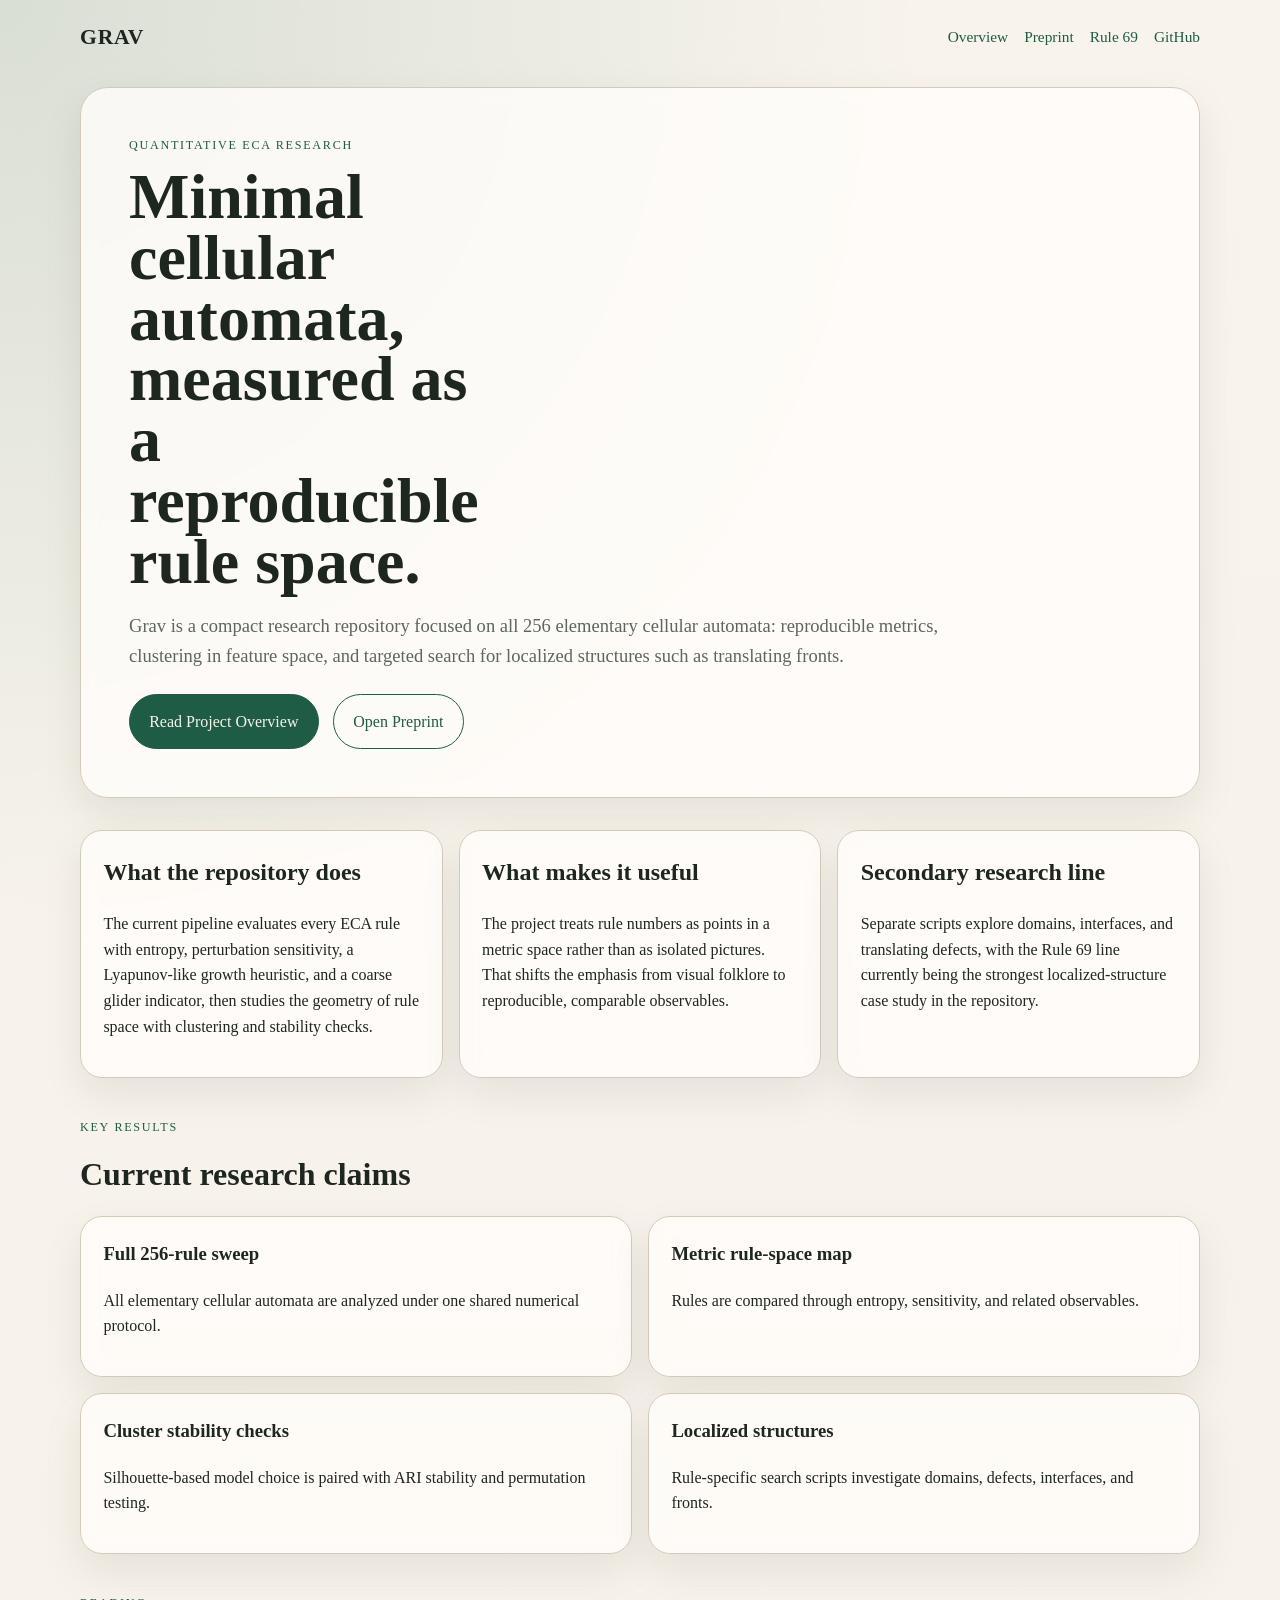
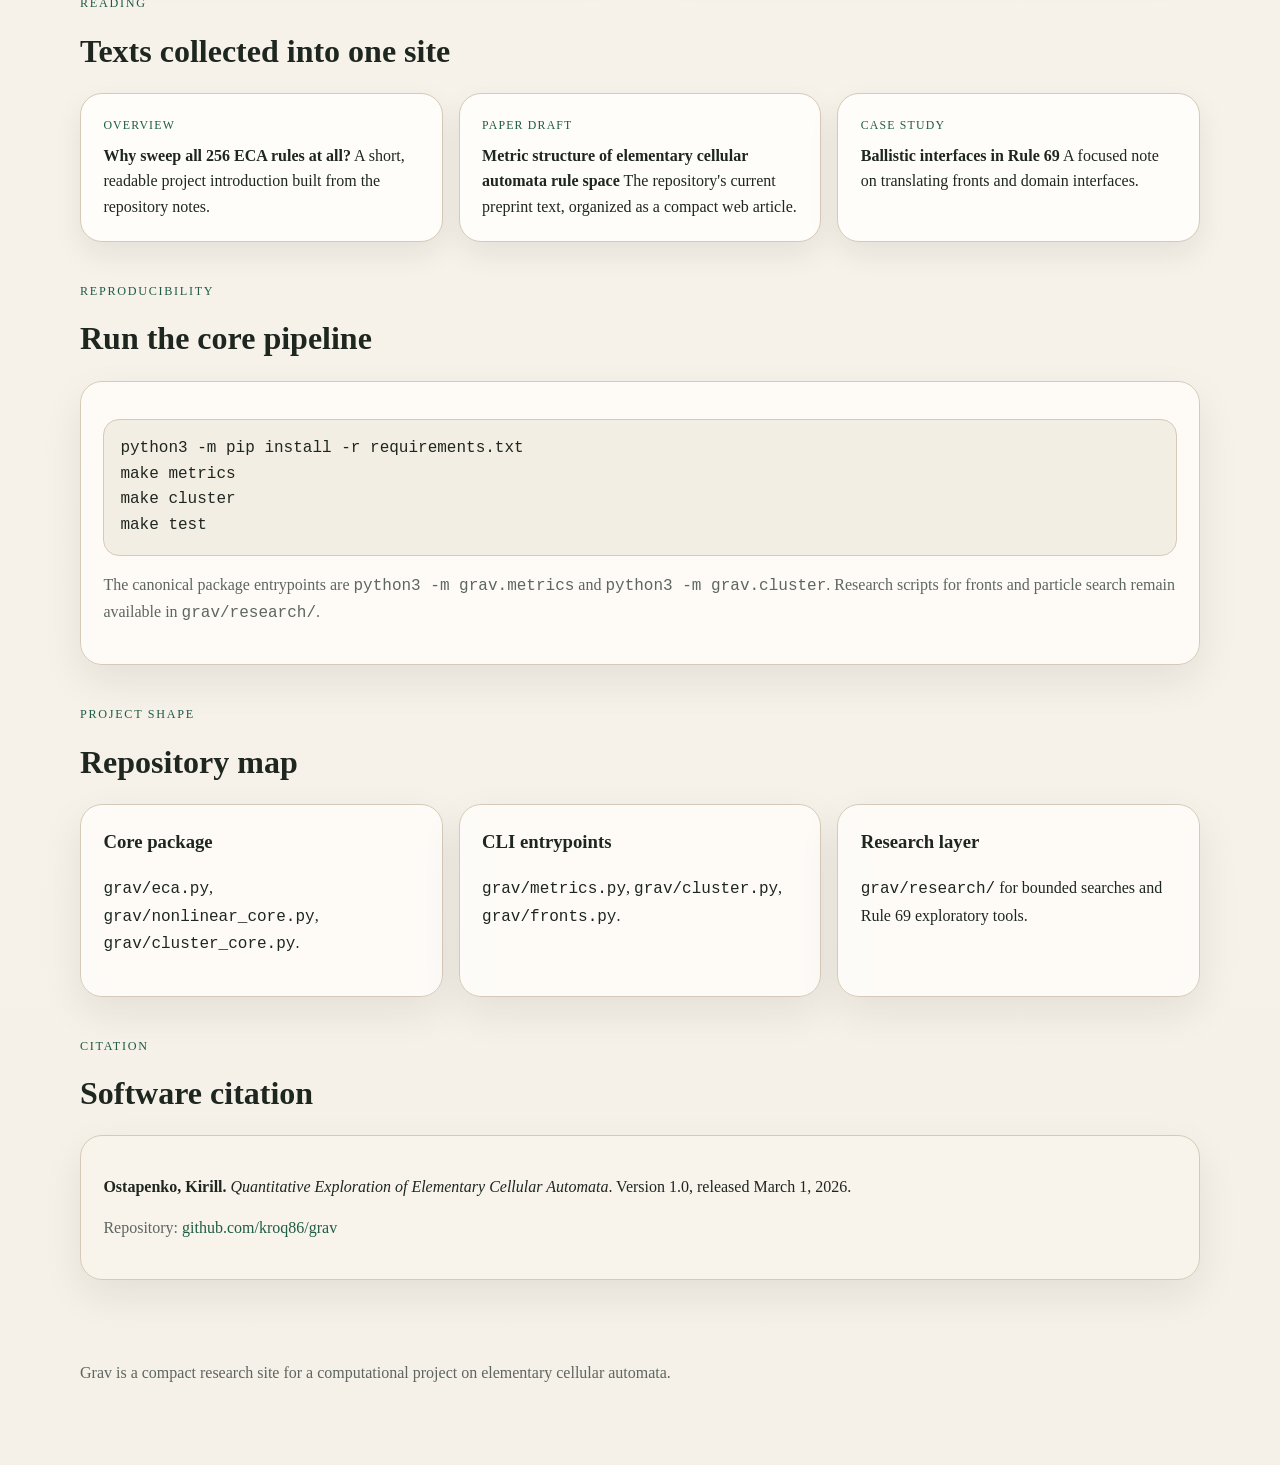
<file: docs/index.html>
<!DOCTYPE html>
<html lang="ru">
<head>
  <meta charset="UTF-8">
  <meta name="viewport" content="width=device-width, initial-scale=1.0">
  <title>Grav</title>
  <meta name="description" content="Quantitative exploration of elementary cellular automata: metrics, clustering, and localized structures.">
  <link rel="canonical" href="https://kroq86.github.io/grav/">
  <meta property="og:title" content="Grav">
  <meta property="og:description" content="Quantitative exploration of elementary cellular automata: metrics, clustering, and localized structures.">
  <meta property="og:type" content="website">
  <meta property="og:url" content="https://kroq86.github.io/grav/">
  <meta name="twitter:card" content="summary">
  <meta name="twitter:title" content="Grav">
  <meta name="twitter:description" content="Quantitative exploration of elementary cellular automata: metrics, clustering, and localized structures.">
  <link rel="stylesheet" href="style.css">
</head>
<body>
  <div class="page-shell">
    <header class="site-header">
      <a class="brand" href="index.html">Grav</a>
      <nav class="site-nav">
        <a href="blog.html">Overview</a>
        <a href="preprint.html">Preprint</a>
        <a href="rule-69.html">Rule 69</a>
        <a href="https://github.com/kroq86/grav">GitHub</a>
      </nav>
    </header>

    <main>
      <section class="hero">
        <p class="eyebrow">Quantitative ECA Research</p>
        <h1>Minimal cellular automata, measured as a reproducible rule space.</h1>
        <p class="lead">
          Grav is a compact research repository focused on all 256 elementary cellular automata:
          reproducible metrics, clustering in feature space, and targeted search for localized
          structures such as translating fronts.
        </p>
        <div class="hero-actions">
          <a class="button primary" href="blog.html">Read Project Overview</a>
          <a class="button" href="preprint.html">Open Preprint</a>
        </div>
      </section>

      <section class="grid-section">
        <article class="card">
          <h2>What the repository does</h2>
          <p>
            The current pipeline evaluates every ECA rule with entropy, perturbation sensitivity,
            a Lyapunov-like growth heuristic, and a coarse glider indicator, then studies the
            geometry of rule space with clustering and stability checks.
          </p>
        </article>
        <article class="card">
          <h2>What makes it useful</h2>
          <p>
            The project treats rule numbers as points in a metric space rather than as isolated
            pictures. That shifts the emphasis from visual folklore to reproducible, comparable
            observables.
          </p>
        </article>
        <article class="card">
          <h2>Secondary research line</h2>
          <p>
            Separate scripts explore domains, interfaces, and translating defects, with the Rule 69
            line currently being the strongest localized-structure case study in the repository.
          </p>
        </article>
      </section>

      <section class="content-section">
        <div class="section-heading">
          <p class="eyebrow">Key Results</p>
          <h2>Current research claims</h2>
        </div>
        <div class="list-grid">
          <article class="list-card">
            <h3>Full 256-rule sweep</h3>
            <p>All elementary cellular automata are analyzed under one shared numerical protocol.</p>
          </article>
          <article class="list-card">
            <h3>Metric rule-space map</h3>
            <p>Rules are compared through entropy, sensitivity, and related observables.</p>
          </article>
          <article class="list-card">
            <h3>Cluster stability checks</h3>
            <p>Silhouette-based model choice is paired with ARI stability and permutation testing.</p>
          </article>
          <article class="list-card">
            <h3>Localized structures</h3>
            <p>Rule-specific search scripts investigate domains, defects, interfaces, and fronts.</p>
          </article>
        </div>
      </section>

      <section class="content-section">
        <div class="section-heading">
          <p class="eyebrow">Reading</p>
          <h2>Texts collected into one site</h2>
        </div>
        <div class="reading-list">
          <a class="reading-item" href="blog.html">
            <span class="reading-kicker">Overview</span>
            <strong>Why sweep all 256 ECA rules at all?</strong>
            <span>A short, readable project introduction built from the repository notes.</span>
          </a>
          <a class="reading-item" href="preprint.html">
            <span class="reading-kicker">Paper Draft</span>
            <strong>Metric structure of elementary cellular automata rule space</strong>
            <span>The repository's current preprint text, organized as a compact web article.</span>
          </a>
          <a class="reading-item" href="rule-69.html">
            <span class="reading-kicker">Case Study</span>
            <strong>Ballistic interfaces in Rule 69</strong>
            <span>A focused note on translating fronts and domain interfaces.</span>
          </a>
        </div>
      </section>

      <section class="content-section">
        <div class="section-heading">
          <p class="eyebrow">Reproducibility</p>
          <h2>Run the core pipeline</h2>
        </div>
        <div class="card">
          <pre><code>python3 -m pip install -r requirements.txt
make metrics
make cluster
make test</code></pre>
          <p class="muted">
            The canonical package entrypoints are <code>python3 -m grav.metrics</code> and
            <code>python3 -m grav.cluster</code>. Research scripts for fronts and particle search
            remain available in <code>grav/research/</code>.
          </p>
        </div>
      </section>

      <section class="content-section">
        <div class="section-heading">
          <p class="eyebrow">Project Shape</p>
          <h2>Repository map</h2>
        </div>
        <div class="grid-section">
          <article class="card">
            <h3>Core package</h3>
            <p><code>grav/eca.py</code>, <code>grav/nonlinear_core.py</code>, <code>grav/cluster_core.py</code>.</p>
          </article>
          <article class="card">
            <h3>CLI entrypoints</h3>
            <p><code>grav/metrics.py</code>, <code>grav/cluster.py</code>, <code>grav/fronts.py</code>.</p>
          </article>
          <article class="card">
            <h3>Research layer</h3>
            <p><code>grav/research/</code> for bounded searches and Rule 69 exploratory tools.</p>
          </article>
        </div>
      </section>

      <section class="content-section citation">
        <div class="section-heading">
          <p class="eyebrow">Citation</p>
          <h2>Software citation</h2>
        </div>
        <div class="card">
          <p><strong>Ostapenko, Kirill.</strong> <em>Quantitative Exploration of Elementary Cellular Automata</em>. Version 1.0, released March 1, 2026.</p>
          <p class="muted">Repository: <a href="https://github.com/kroq86/grav">github.com/kroq86/grav</a></p>
        </div>
      </section>
    </main>

    <footer class="site-footer">
      <p>Grav is a compact research site for a computational project on elementary cellular automata.</p>
    </footer>
  </div>
</body>
</html>
</file>
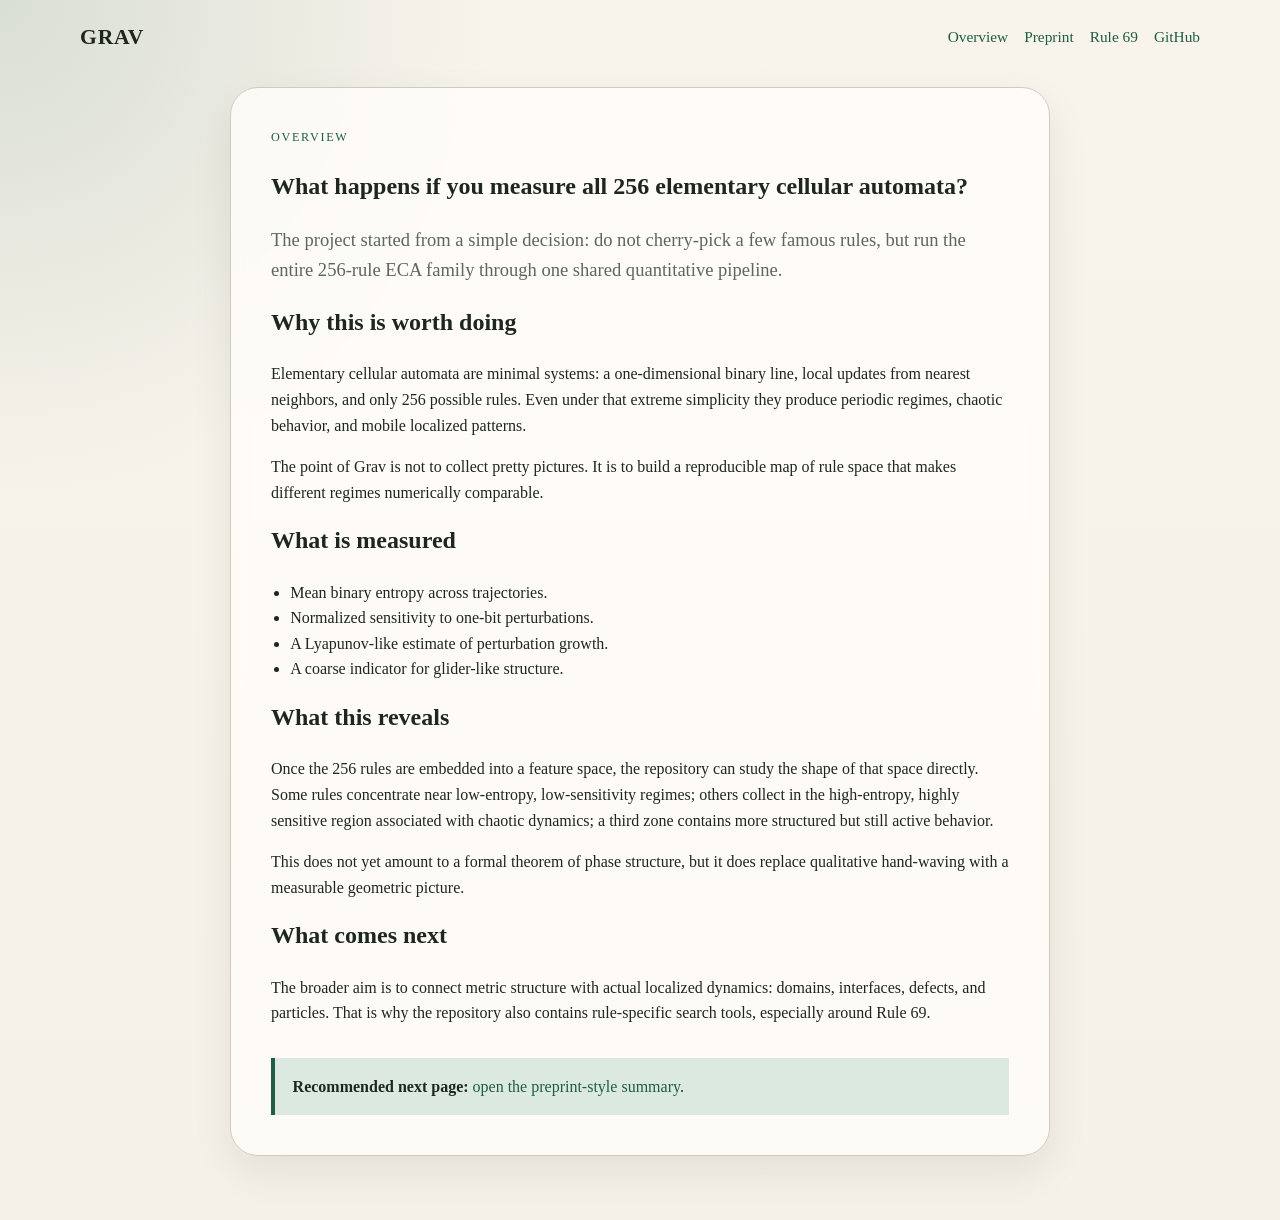
<file: docs/blog.html>
<!DOCTYPE html>
<html lang="ru">
<head>
  <meta charset="UTF-8">
  <meta name="viewport" content="width=device-width, initial-scale=1.0">
  <title>Grav Overview</title>
  <meta name="description" content="Project overview for Grav: why all 256 ECA rules are measured and compared.">
  <link rel="canonical" href="https://kroq86.github.io/grav/blog.html">
  <meta property="og:title" content="Grav Overview">
  <meta property="og:description" content="Project overview for Grav: why all 256 ECA rules are measured and compared.">
  <meta property="og:type" content="article">
  <meta property="og:url" content="https://kroq86.github.io/grav/blog.html">
  <meta name="twitter:card" content="summary">
  <meta name="twitter:title" content="Grav Overview">
  <meta name="twitter:description" content="Project overview for Grav: why all 256 ECA rules are measured and compared.">
  <link rel="stylesheet" href="style.css">
</head>
<body>
  <div class="page-shell">
    <header class="site-header">
      <a class="brand" href="index.html">Grav</a>
      <nav class="site-nav">
        <a href="blog.html">Overview</a>
        <a href="preprint.html">Preprint</a>
        <a href="rule-69.html">Rule 69</a>
        <a href="https://github.com/kroq86/grav">GitHub</a>
      </nav>
    </header>

    <main class="article-page">
      <article class="article">
        <p class="eyebrow">Overview</p>
        <h1>What happens if you measure all 256 elementary cellular automata?</h1>
        <p class="lead">
          The project started from a simple decision: do not cherry-pick a few famous rules, but
          run the entire 256-rule ECA family through one shared quantitative pipeline.
        </p>

        <h2>Why this is worth doing</h2>
        <p>
          Elementary cellular automata are minimal systems: a one-dimensional binary line, local
          updates from nearest neighbors, and only 256 possible rules. Even under that extreme
          simplicity they produce periodic regimes, chaotic behavior, and mobile localized patterns.
        </p>
        <p>
          The point of Grav is not to collect pretty pictures. It is to build a reproducible map of
          rule space that makes different regimes numerically comparable.
        </p>

        <h2>What is measured</h2>
        <ul>
          <li>Mean binary entropy across trajectories.</li>
          <li>Normalized sensitivity to one-bit perturbations.</li>
          <li>A Lyapunov-like estimate of perturbation growth.</li>
          <li>A coarse indicator for glider-like structure.</li>
        </ul>

        <h2>What this reveals</h2>
        <p>
          Once the 256 rules are embedded into a feature space, the repository can study the shape
          of that space directly. Some rules concentrate near low-entropy, low-sensitivity regimes;
          others collect in the high-entropy, highly sensitive region associated with chaotic
          dynamics; a third zone contains more structured but still active behavior.
        </p>
        <p>
          This does not yet amount to a formal theorem of phase structure, but it does replace
          qualitative hand-waving with a measurable geometric picture.
        </p>

        <h2>What comes next</h2>
        <p>
          The broader aim is to connect metric structure with actual localized dynamics: domains,
          interfaces, defects, and particles. That is why the repository also contains rule-specific
          search tools, especially around Rule 69.
        </p>

        <div class="article-callout">
          <strong>Recommended next page:</strong>
          <a href="preprint.html">open the preprint-style summary</a>.
        </div>
      </article>
    </main>
  </div>
</body>
</html>
</file>
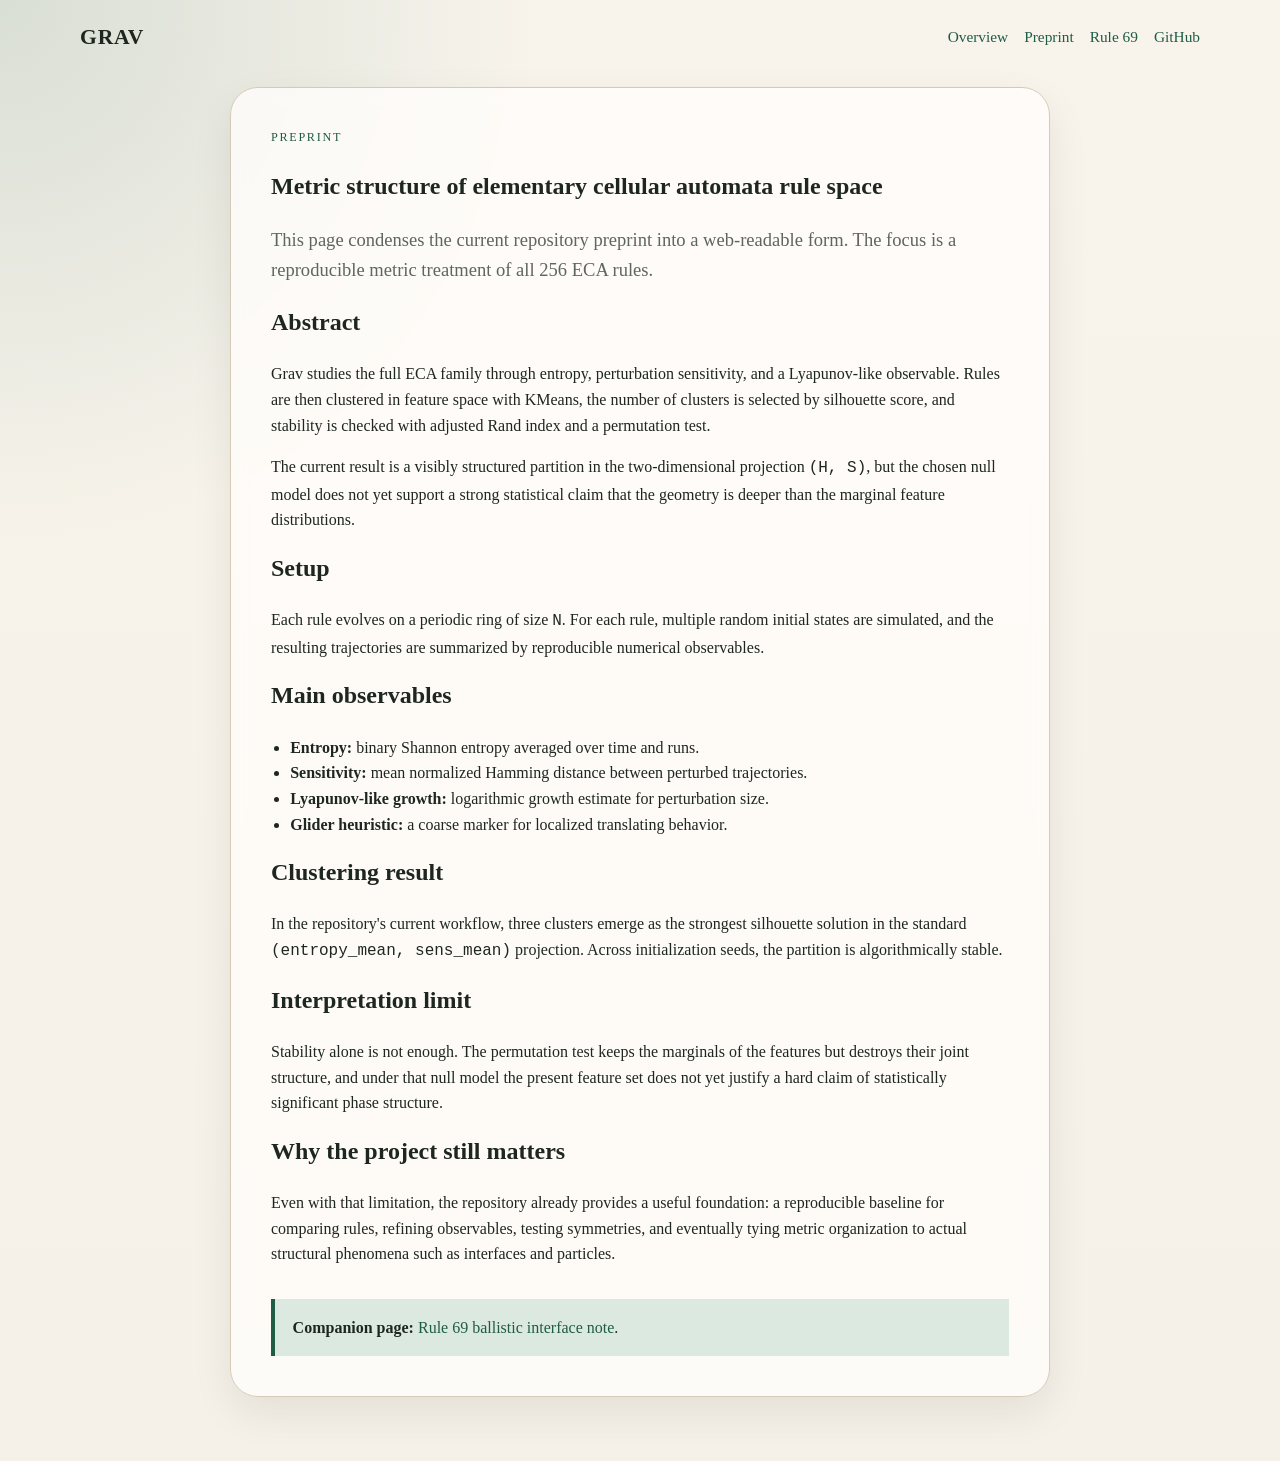
<file: docs/preprint.html>
<!DOCTYPE html>
<html lang="ru">
<head>
  <meta charset="UTF-8">
  <meta name="viewport" content="width=device-width, initial-scale=1.0">
  <title>Grav Preprint</title>
  <meta name="description" content="Preprint-style summary of the metric structure of elementary cellular automata rule space.">
  <link rel="canonical" href="https://kroq86.github.io/grav/preprint.html">
  <meta property="og:title" content="Grav Preprint">
  <meta property="og:description" content="Preprint-style summary of the metric structure of elementary cellular automata rule space.">
  <meta property="og:type" content="article">
  <meta property="og:url" content="https://kroq86.github.io/grav/preprint.html">
  <meta name="twitter:card" content="summary">
  <meta name="twitter:title" content="Grav Preprint">
  <meta name="twitter:description" content="Preprint-style summary of the metric structure of elementary cellular automata rule space.">
  <link rel="stylesheet" href="style.css">
</head>
<body>
  <div class="page-shell">
    <header class="site-header">
      <a class="brand" href="index.html">Grav</a>
      <nav class="site-nav">
        <a href="blog.html">Overview</a>
        <a href="preprint.html">Preprint</a>
        <a href="rule-69.html">Rule 69</a>
        <a href="https://github.com/kroq86/grav">GitHub</a>
      </nav>
    </header>

    <main class="article-page">
      <article class="article">
        <p class="eyebrow">Preprint</p>
        <h1>Metric structure of elementary cellular automata rule space</h1>
        <p class="lead">
          This page condenses the current repository preprint into a web-readable form. The focus is
          a reproducible metric treatment of all 256 ECA rules.
        </p>

        <h2>Abstract</h2>
        <p>
          Grav studies the full ECA family through entropy, perturbation sensitivity, and a
          Lyapunov-like observable. Rules are then clustered in feature space with KMeans, the
          number of clusters is selected by silhouette score, and stability is checked with adjusted
          Rand index and a permutation test.
        </p>
        <p>
          The current result is a visibly structured partition in the two-dimensional projection
          <code>(H, S)</code>, but the chosen null model does not yet support a strong statistical
          claim that the geometry is deeper than the marginal feature distributions.
        </p>

        <h2>Setup</h2>
        <p>
          Each rule evolves on a periodic ring of size <code>N</code>. For each rule, multiple
          random initial states are simulated, and the resulting trajectories are summarized by
          reproducible numerical observables.
        </p>

        <h2>Main observables</h2>
        <ul>
          <li><strong>Entropy:</strong> binary Shannon entropy averaged over time and runs.</li>
          <li><strong>Sensitivity:</strong> mean normalized Hamming distance between perturbed trajectories.</li>
          <li><strong>Lyapunov-like growth:</strong> logarithmic growth estimate for perturbation size.</li>
          <li><strong>Glider heuristic:</strong> a coarse marker for localized translating behavior.</li>
        </ul>

        <h2>Clustering result</h2>
        <p>
          In the repository's current workflow, three clusters emerge as the strongest silhouette
          solution in the standard <code>(entropy_mean, sens_mean)</code> projection. Across
          initialization seeds, the partition is algorithmically stable.
        </p>

        <h2>Interpretation limit</h2>
        <p>
          Stability alone is not enough. The permutation test keeps the marginals of the features
          but destroys their joint structure, and under that null model the present feature set does
          not yet justify a hard claim of statistically significant phase structure.
        </p>

        <h2>Why the project still matters</h2>
        <p>
          Even with that limitation, the repository already provides a useful foundation: a
          reproducible baseline for comparing rules, refining observables, testing symmetries, and
          eventually tying metric organization to actual structural phenomena such as interfaces and
          particles.
        </p>

        <div class="article-callout">
          <strong>Companion page:</strong>
          <a href="rule-69.html">Rule 69 ballistic interface note</a>.
        </div>
      </article>
    </main>
  </div>
</body>
</html>
</file>
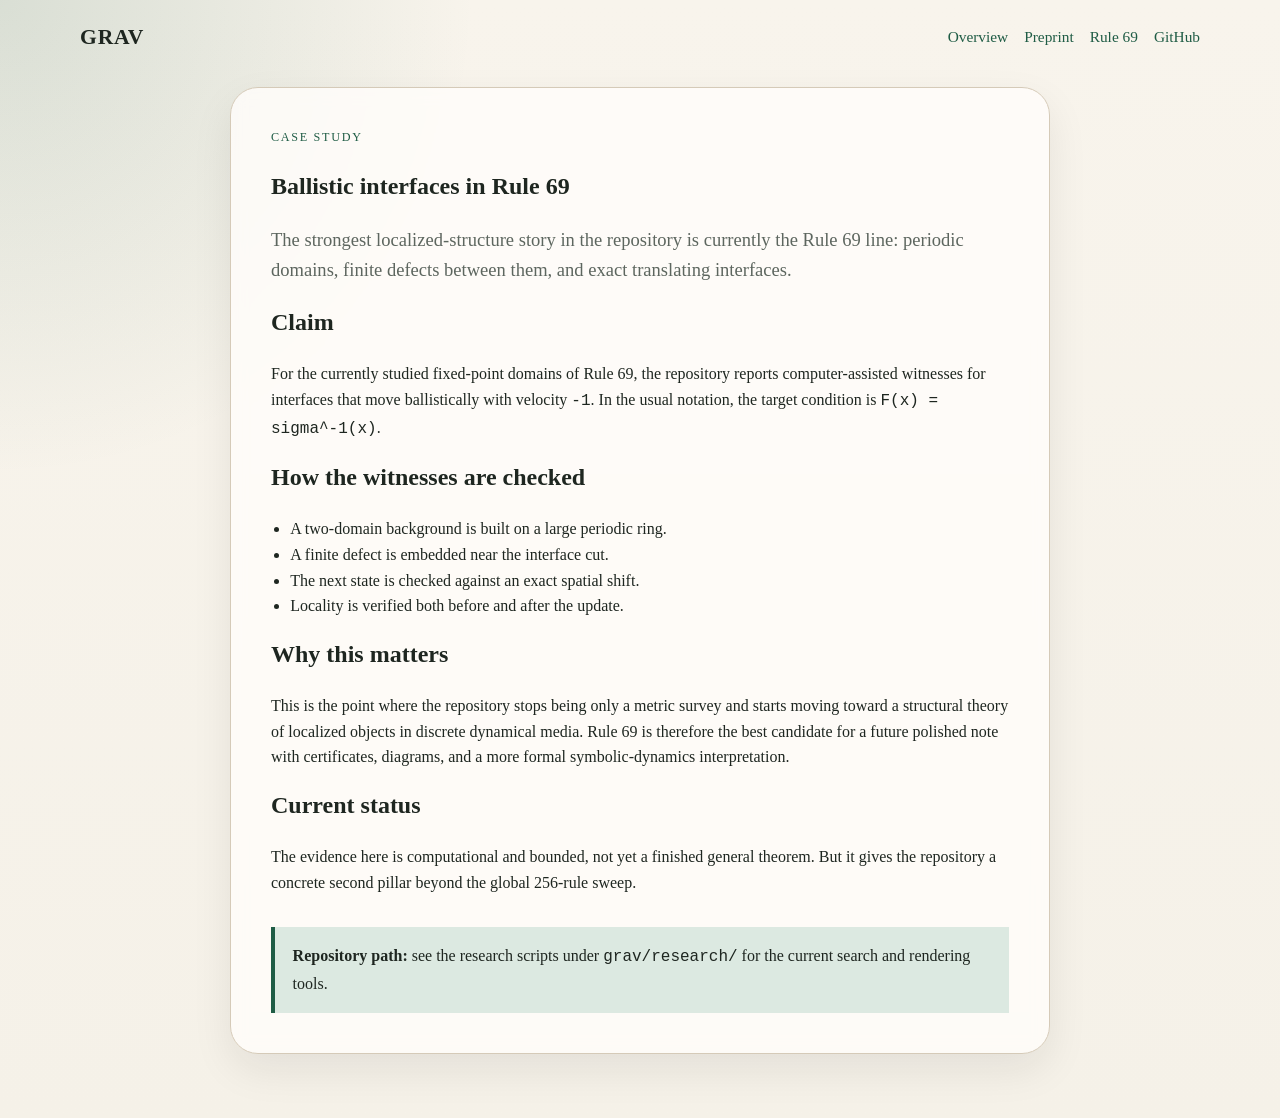
<file: docs/rule-69.html>
<!DOCTYPE html>
<html lang="ru">
<head>
  <meta charset="UTF-8">
  <meta name="viewport" content="width=device-width, initial-scale=1.0">
  <title>Rule 69</title>
  <meta name="description" content="Ballistic interfaces in Rule 69 as the repository's main localized-structure case study.">
  <link rel="canonical" href="https://kroq86.github.io/grav/rule-69.html">
  <meta property="og:title" content="Rule 69">
  <meta property="og:description" content="Ballistic interfaces in Rule 69 as the repository's main localized-structure case study.">
  <meta property="og:type" content="article">
  <meta property="og:url" content="https://kroq86.github.io/grav/rule-69.html">
  <meta name="twitter:card" content="summary">
  <meta name="twitter:title" content="Rule 69">
  <meta name="twitter:description" content="Ballistic interfaces in Rule 69 as the repository's main localized-structure case study.">
  <link rel="stylesheet" href="style.css">
</head>
<body>
  <div class="page-shell">
    <header class="site-header">
      <a class="brand" href="index.html">Grav</a>
      <nav class="site-nav">
        <a href="blog.html">Overview</a>
        <a href="preprint.html">Preprint</a>
        <a href="rule-69.html">Rule 69</a>
        <a href="https://github.com/kroq86/grav">GitHub</a>
      </nav>
    </header>

    <main class="article-page">
      <article class="article">
        <p class="eyebrow">Case Study</p>
        <h1>Ballistic interfaces in Rule 69</h1>
        <p class="lead">
          The strongest localized-structure story in the repository is currently the Rule 69 line:
          periodic domains, finite defects between them, and exact translating interfaces.
        </p>

        <h2>Claim</h2>
        <p>
          For the currently studied fixed-point domains of Rule 69, the repository reports
          computer-assisted witnesses for interfaces that move ballistically with velocity
          <code>-1</code>. In the usual notation, the target condition is
          <code>F(x) = sigma^-1(x)</code>.
        </p>

        <h2>How the witnesses are checked</h2>
        <ul>
          <li>A two-domain background is built on a large periodic ring.</li>
          <li>A finite defect is embedded near the interface cut.</li>
          <li>The next state is checked against an exact spatial shift.</li>
          <li>Locality is verified both before and after the update.</li>
        </ul>

        <h2>Why this matters</h2>
        <p>
          This is the point where the repository stops being only a metric survey and starts moving
          toward a structural theory of localized objects in discrete dynamical media. Rule 69 is
          therefore the best candidate for a future polished note with certificates, diagrams, and a
          more formal symbolic-dynamics interpretation.
        </p>

        <h2>Current status</h2>
        <p>
          The evidence here is computational and bounded, not yet a finished general theorem. But
          it gives the repository a concrete second pillar beyond the global 256-rule sweep.
        </p>

        <div class="article-callout">
          <strong>Repository path:</strong>
          see the research scripts under <code>grav/research/</code> for the current search and
          rendering tools.
        </div>
      </article>
    </main>
  </div>
</body>
</html>
</file>
<file: docs/style.css>
:root {
  --bg: #f5f1e8;
  --bg-soft: #efe7d8;
  --paper: #fffdfa;
  --ink: #1e2620;
  --muted: #5d665f;
  --line: #d5cab8;
  --accent: #1f5c45;
  --accent-soft: #dce9e1;
  --shadow: rgba(27, 31, 29, 0.08);
  --max: 1120px;
}

* {
  box-sizing: border-box;
}

html {
  scroll-behavior: smooth;
}

body {
  margin: 0;
  color: var(--ink);
  background:
    radial-gradient(circle at top left, rgba(31, 92, 69, 0.14), transparent 28%),
    linear-gradient(180deg, #f8f4ec 0%, var(--bg) 100%);
  font-family: "Iowan Old Style", "Palatino Linotype", "Book Antiqua", Palatino, Georgia, serif;
  line-height: 1.6;
}

a {
  color: var(--accent);
  text-decoration: none;
}

a:hover {
  text-decoration: underline;
}

code,
pre {
  font-family: "SFMono-Regular", "Menlo", "Monaco", "Courier New", monospace;
}

.page-shell {
  width: min(calc(100% - 2rem), var(--max));
  margin: 0 auto;
  padding-bottom: 4rem;
}

.site-header {
  display: flex;
  justify-content: space-between;
  align-items: center;
  gap: 1rem;
  padding: 1.25rem 0 1rem;
}

.brand {
  font-size: 1.35rem;
  font-weight: 700;
  letter-spacing: 0.04em;
  text-transform: uppercase;
  color: var(--ink);
}

.site-nav {
  display: flex;
  flex-wrap: wrap;
  gap: 1rem;
}

.site-nav a {
  font-size: 0.96rem;
}

.hero,
.card,
.article,
.list-card {
  background: rgba(255, 253, 250, 0.82);
  backdrop-filter: blur(8px);
  border: 1px solid var(--line);
  box-shadow: 0 16px 40px var(--shadow);
}

.hero {
  padding: 3rem;
  border-radius: 28px;
  margin: 1rem 0 2rem;
}

.hero h1 {
  margin: 0 0 1rem;
  max-width: 12ch;
  font-size: clamp(2.5rem, 5vw, 4.75rem);
  line-height: 0.95;
}

.lead {
  font-size: 1.16rem;
  color: var(--muted);
  max-width: 52rem;
}

.eyebrow {
  margin: 0 0 0.75rem;
  text-transform: uppercase;
  letter-spacing: 0.14em;
  font-size: 0.76rem;
  color: var(--accent);
}

.hero-actions {
  display: flex;
  flex-wrap: wrap;
  gap: 0.9rem;
  margin-top: 1.5rem;
}

.button {
  display: inline-flex;
  align-items: center;
  justify-content: center;
  padding: 0.85rem 1.2rem;
  border-radius: 999px;
  border: 1px solid var(--accent);
  color: var(--accent);
}

.button.primary {
  background: var(--accent);
  color: #f7f3eb;
}

.grid-section,
.list-grid,
.reading-list {
  display: grid;
  gap: 1rem;
}

.grid-section {
  grid-template-columns: repeat(3, minmax(0, 1fr));
}

.list-grid {
  grid-template-columns: repeat(2, minmax(0, 1fr));
}

.reading-list {
  grid-template-columns: repeat(3, minmax(0, 1fr));
}

.card,
.list-card,
.reading-item {
  border-radius: 22px;
  padding: 1.35rem 1.4rem;
}

.card h2,
.card h3,
.list-card h3,
.article h2 {
  margin-top: 0;
}

.content-section {
  margin-top: 2.5rem;
}

.section-heading {
  margin-bottom: 1rem;
}

.section-heading h2 {
  margin: 0;
  font-size: 2rem;
}

.reading-item {
  display: block;
  color: var(--ink);
  background: var(--paper);
  border: 1px solid var(--line);
  box-shadow: 0 12px 30px var(--shadow);
}

.reading-item:hover {
  text-decoration: none;
  transform: translateY(-2px);
}

.reading-kicker {
  display: block;
  margin-bottom: 0.5rem;
  color: var(--accent);
  text-transform: uppercase;
  letter-spacing: 0.1em;
  font-size: 0.74rem;
}

.muted {
  color: var(--muted);
}

pre {
  overflow-x: auto;
  padding: 1rem;
  border-radius: 16px;
  background: #f3eee4;
  border: 1px solid var(--line);
}

.article-page {
  display: flex;
  justify-content: center;
  padding-top: 1rem;
}

.article {
  width: min(100%, 820px);
  padding: 2.5rem;
  border-radius: 28px;
}

.article ul {
  padding-left: 1.2rem;
}

.article-callout {
  margin-top: 2rem;
  padding: 1rem 1.1rem;
  border-left: 4px solid var(--accent);
  background: var(--accent-soft);
}

.citation .card {
  background: #f8f4ec;
}

.site-footer {
  margin-top: 2.5rem;
  padding-top: 1.5rem;
  color: var(--muted);
}

@media (max-width: 920px) {
  .grid-section,
  .list-grid,
  .reading-list {
    grid-template-columns: 1fr;
  }

  .hero {
    padding: 2rem;
  }

  .hero h1 {
    max-width: none;
  }
}

@media (max-width: 680px) {
  .page-shell {
    width: min(calc(100% - 1rem), var(--max));
  }

  .site-header {
    flex-direction: column;
    align-items: flex-start;
  }

  .article {
    padding: 1.5rem;
  }
}
</file>
